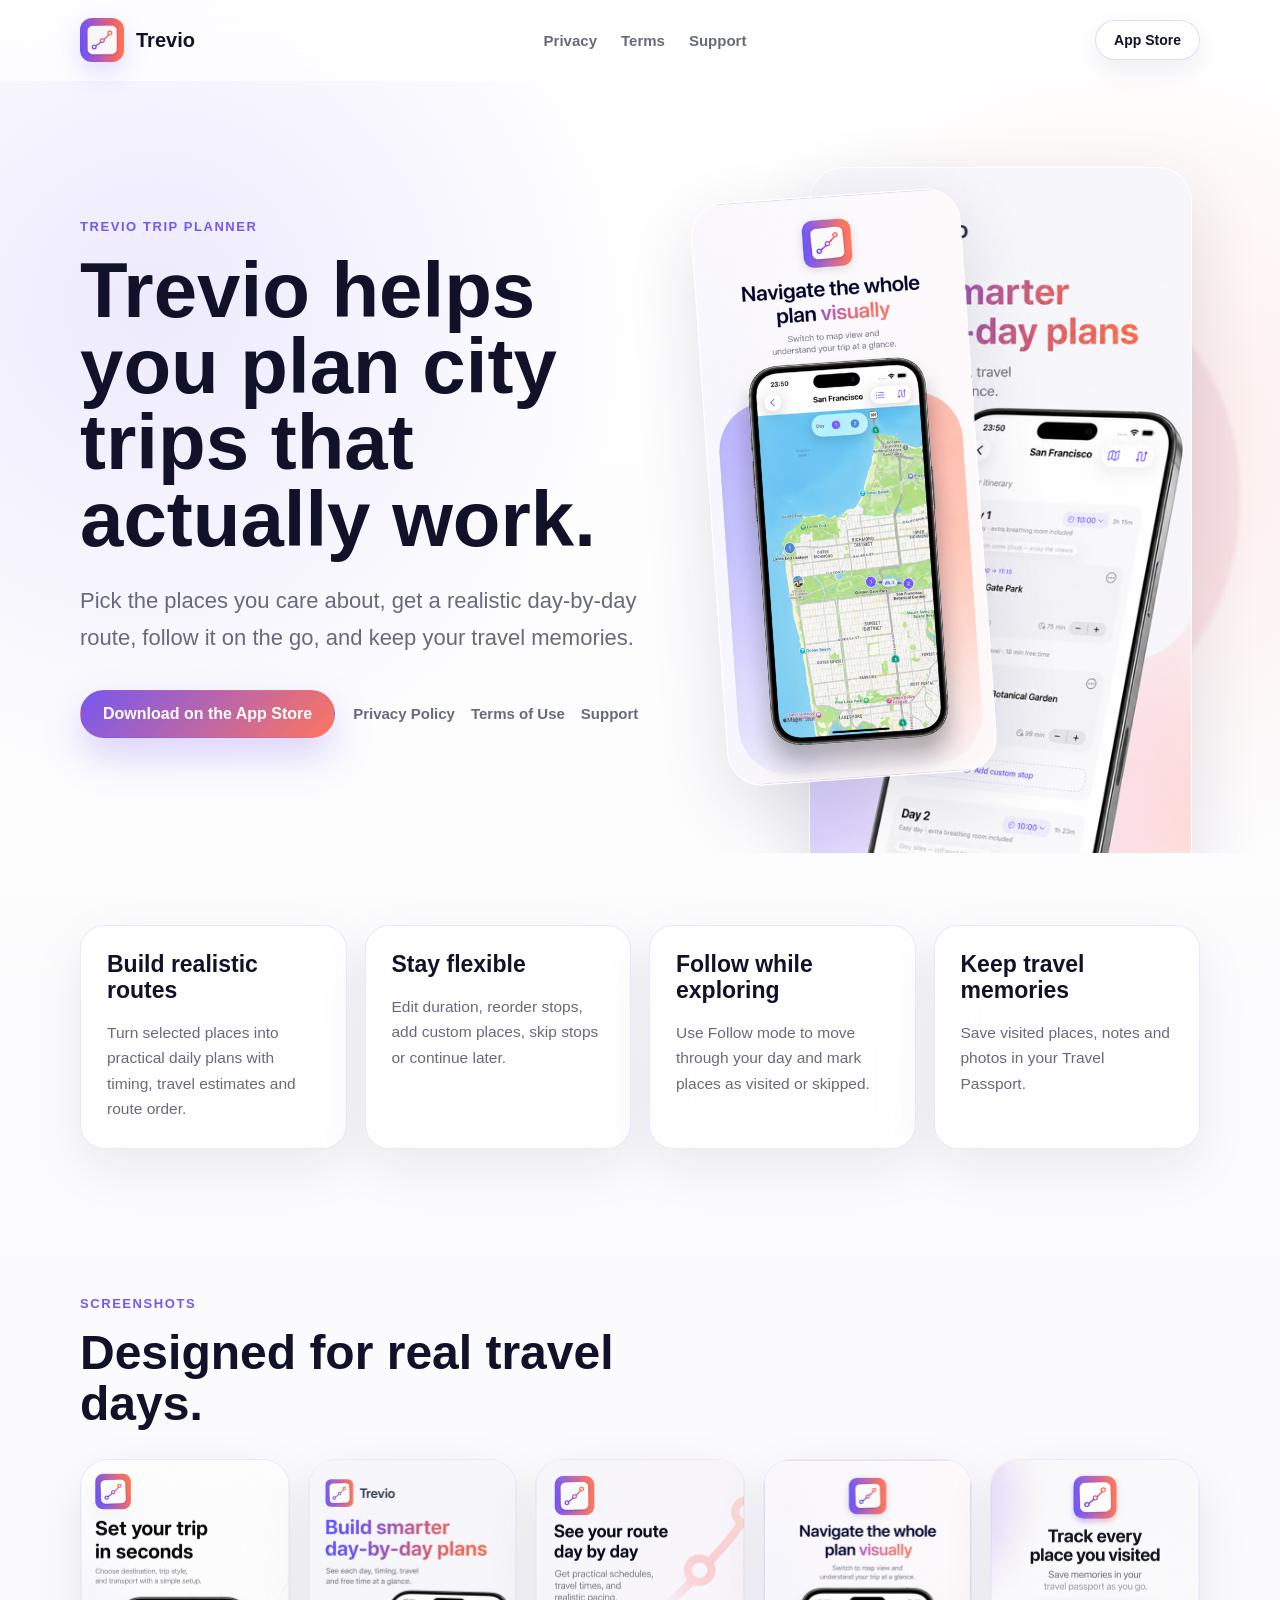
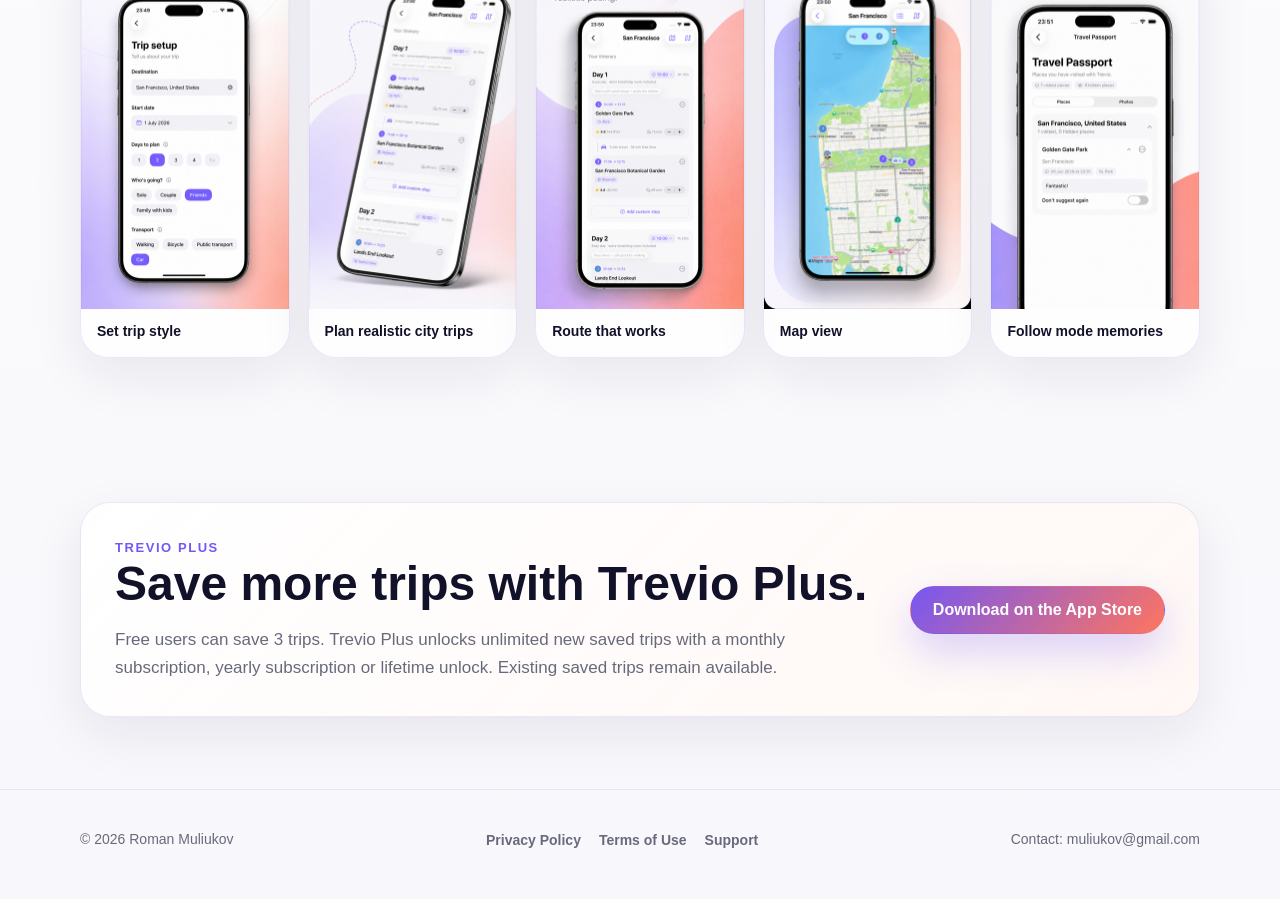
<file: index.html>
<!doctype html>
<html lang="en">
<head>
  <meta charset="utf-8">
  <meta name="viewport" content="width=device-width, initial-scale=1">
  <title>Trevio — Realistic City Trip Planner</title>
  <meta name="description" content="Plan realistic city itineraries, follow routes on the go, and save travel memories with Trevio.">
  <meta property="og:title" content="Trevio — Realistic City Trip Planner">
  <meta property="og:description" content="Plan realistic city itineraries, follow routes on the go, and save travel memories with Trevio.">
  <meta property="og:type" content="website">
  <meta property="og:image" content="assets/trevio-icon.png">
  <meta property="og:site_name" content="Trevio">
  <link rel="icon" href="assets/trevio-icon.png">
  <link rel="apple-touch-icon" href="assets/trevio-icon.png">
  <link rel="stylesheet" href="style.css">
</head>
<body>
  <header class="site-header">
    <div class="container nav-shell">
      <a class="brand" href="index.html" aria-label="Trevio home">
        <img src="assets/trevio-icon.png" alt="" width="44" height="44">
        <span>Trevio</span>
      </a>
      <nav class="nav-links" aria-label="Main navigation">
        <a href="privacy.html">Privacy</a>
        <a href="terms.html">Terms</a>
        <a href="support.html">Support</a>
      </nav>
      <a class="button button-small" href="APP_STORE_URL_HERE">App Store</a>
    </div>
  </header>

  <main>
    <section class="hero">
      <div class="container hero-grid">
        <div class="hero-copy">
          <p class="eyebrow">Trevio Trip Planner</p>
          <h1>Trevio helps you plan city trips that actually work.</h1>
          <p class="hero-subtitle">Pick the places you care about, get a realistic day-by-day route, follow it on the go, and keep your travel memories.</p>
          <div class="hero-actions">
            <a class="button button-primary" href="APP_STORE_URL_HERE">Download on the App Store</a>
            <div class="text-links" aria-label="Legal and support links">
              <a href="privacy.html">Privacy Policy</a>
              <a href="terms.html">Terms of Use</a>
              <a href="support.html">Support</a>
            </div>
          </div>
        </div>
        <div class="hero-visual" aria-label="Trevio app screenshots">
          <div class="phone-card phone-card-main">
            <img src="assets/screenshots/day-plan.png" alt="Trevio day plan showing realistic timing, route order and travel estimates.">
          </div>
          <div class="phone-card phone-card-secondary">
            <img src="assets/screenshots/map-view.png" alt="Trevio map view showing a city route with numbered stops.">
          </div>
        </div>
      </div>
    </section>

    <section class="section">
      <div class="container">
        <div class="feature-grid">
          <article class="glass-card">
            <h2>Build realistic routes</h2>
            <p>Turn selected places into practical daily plans with timing, travel estimates and route order.</p>
          </article>
          <article class="glass-card">
            <h2>Stay flexible</h2>
            <p>Edit duration, reorder stops, add custom places, skip stops or continue later.</p>
          </article>
          <article class="glass-card">
            <h2>Follow while exploring</h2>
            <p>Use Follow mode to move through your day and mark places as visited or skipped.</p>
          </article>
          <article class="glass-card">
            <h2>Keep travel memories</h2>
            <p>Save visited places, notes and photos in your Travel Passport.</p>
          </article>
        </div>
      </div>
    </section>

    <section class="section screenshots-section">
      <div class="container">
        <div class="section-heading">
          <p class="eyebrow">Screenshots</p>
          <h2>Designed for real travel days.</h2>
        </div>
        <div class="screenshot-gallery">
          <figure>
            <img src="assets/screenshots/trip-setup.png" alt="Trip setup screen with destination, date, trip style and transport options.">
            <figcaption>Set trip style</figcaption>
          </figure>
          <figure>
            <img src="assets/screenshots/day-plan.png" alt="Day-by-day itinerary screen with timed stops, travel estimates and custom stop controls.">
            <figcaption>Plan realistic city trips</figcaption>
          </figure>
          <figure>
            <img src="assets/screenshots/route-plan.png" alt="Route screen showing practical schedules, travel times and realistic pacing.">
            <figcaption>Route that works</figcaption>
          </figure>
          <figure>
            <img src="assets/screenshots/map-view.png" alt="Map screen with numbered route pins and day selection.">
            <figcaption>Map view</figcaption>
          </figure>
          <figure>
            <img src="assets/screenshots/travel-passport.png" alt="Travel Passport screen with visited places, notes and photos.">
            <figcaption>Follow mode memories</figcaption>
          </figure>
        </div>
      </div>
    </section>

    <section class="section plus-section">
      <div class="container">
        <div class="plus-card">
          <div>
            <p class="eyebrow">Trevio Plus</p>
            <h2>Save more trips with Trevio Plus.</h2>
            <p>Free users can save 3 trips. Trevio Plus unlocks unlimited new saved trips with a monthly subscription, yearly subscription or lifetime unlock. Existing saved trips remain available.</p>
          </div>
          <a class="button button-primary" href="APP_STORE_URL_HERE">Download on the App Store</a>
        </div>
      </div>
    </section>
  </main>

  <footer class="site-footer">
    <div class="container footer-grid">
      <p>© 2026 Roman Muliukov</p>
      <nav aria-label="Footer navigation">
        <a href="privacy.html">Privacy Policy</a>
        <a href="terms.html">Terms of Use</a>
        <a href="support.html">Support</a>
      </nav>
      <p>Contact: <a href="mailto:muliukov@gmail.com">muliukov@gmail.com</a></p>
    </div>
  </footer>
</body>
</html>
</file>
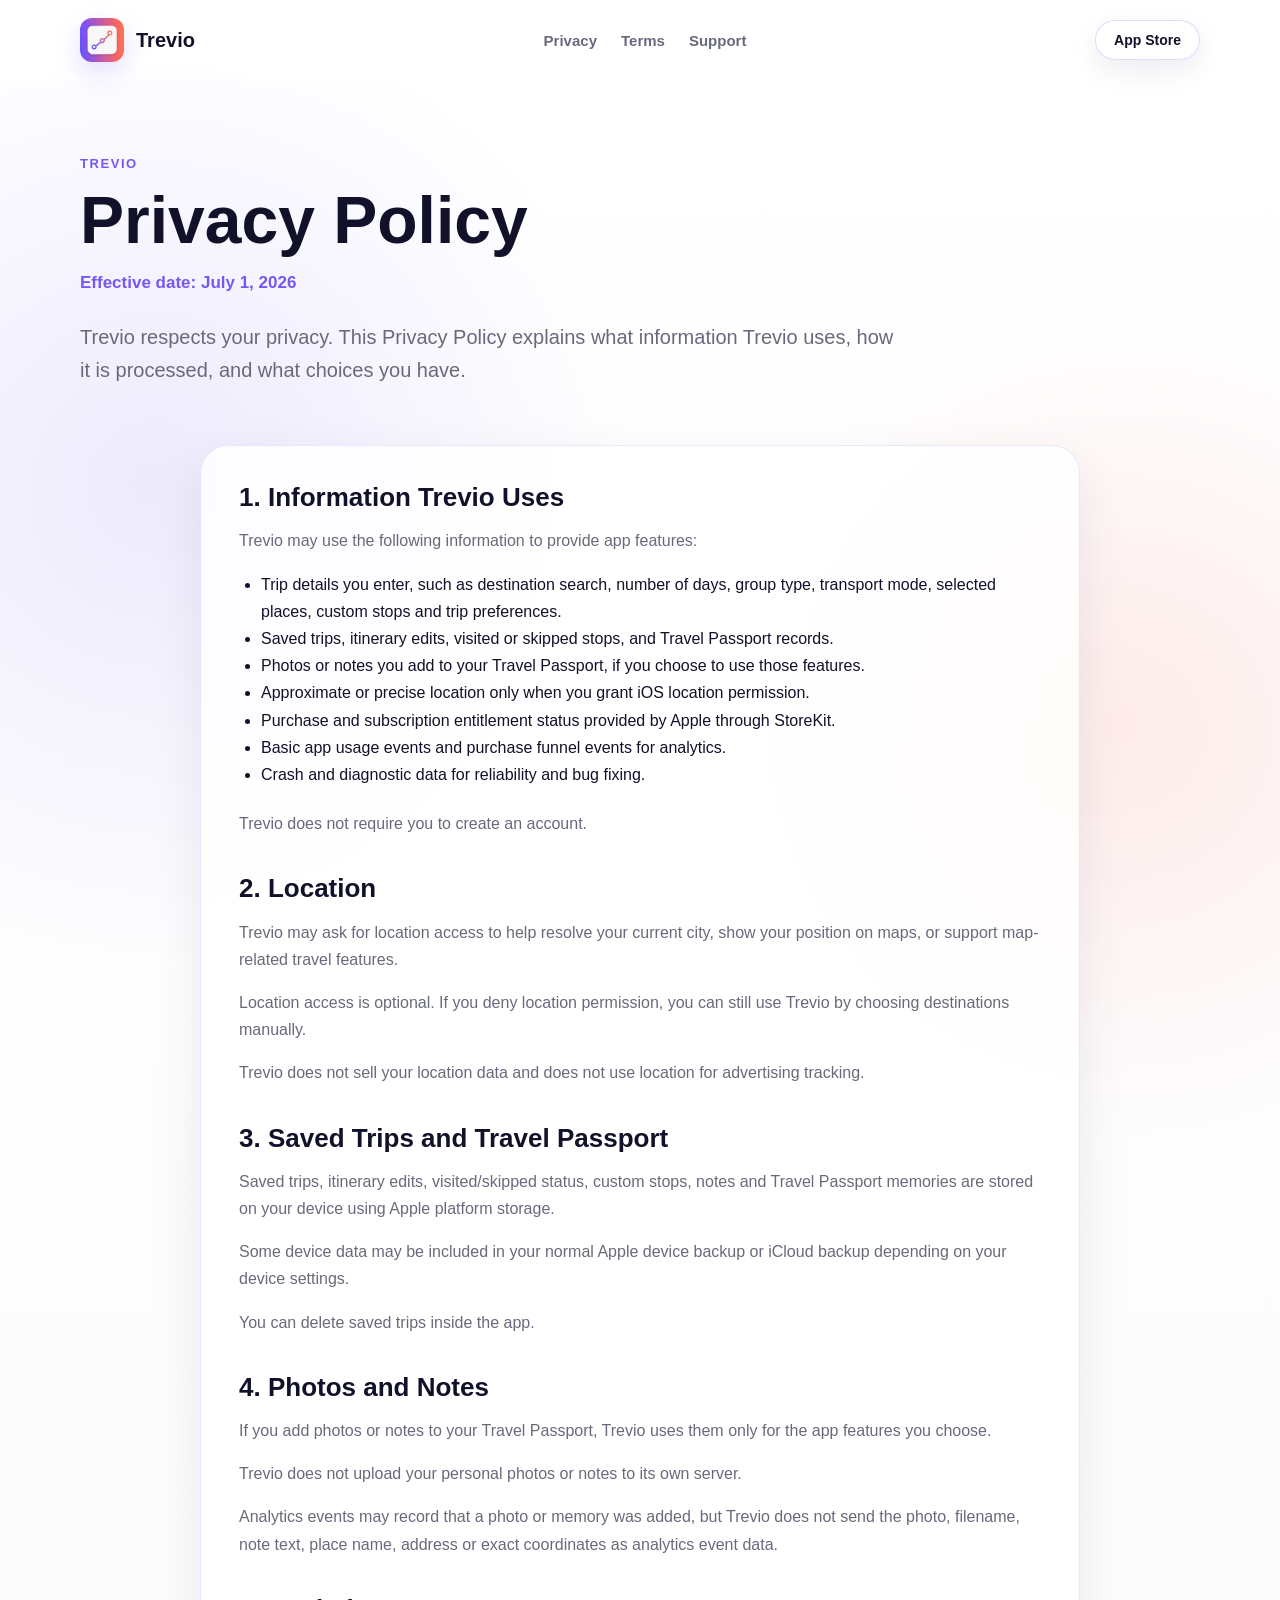
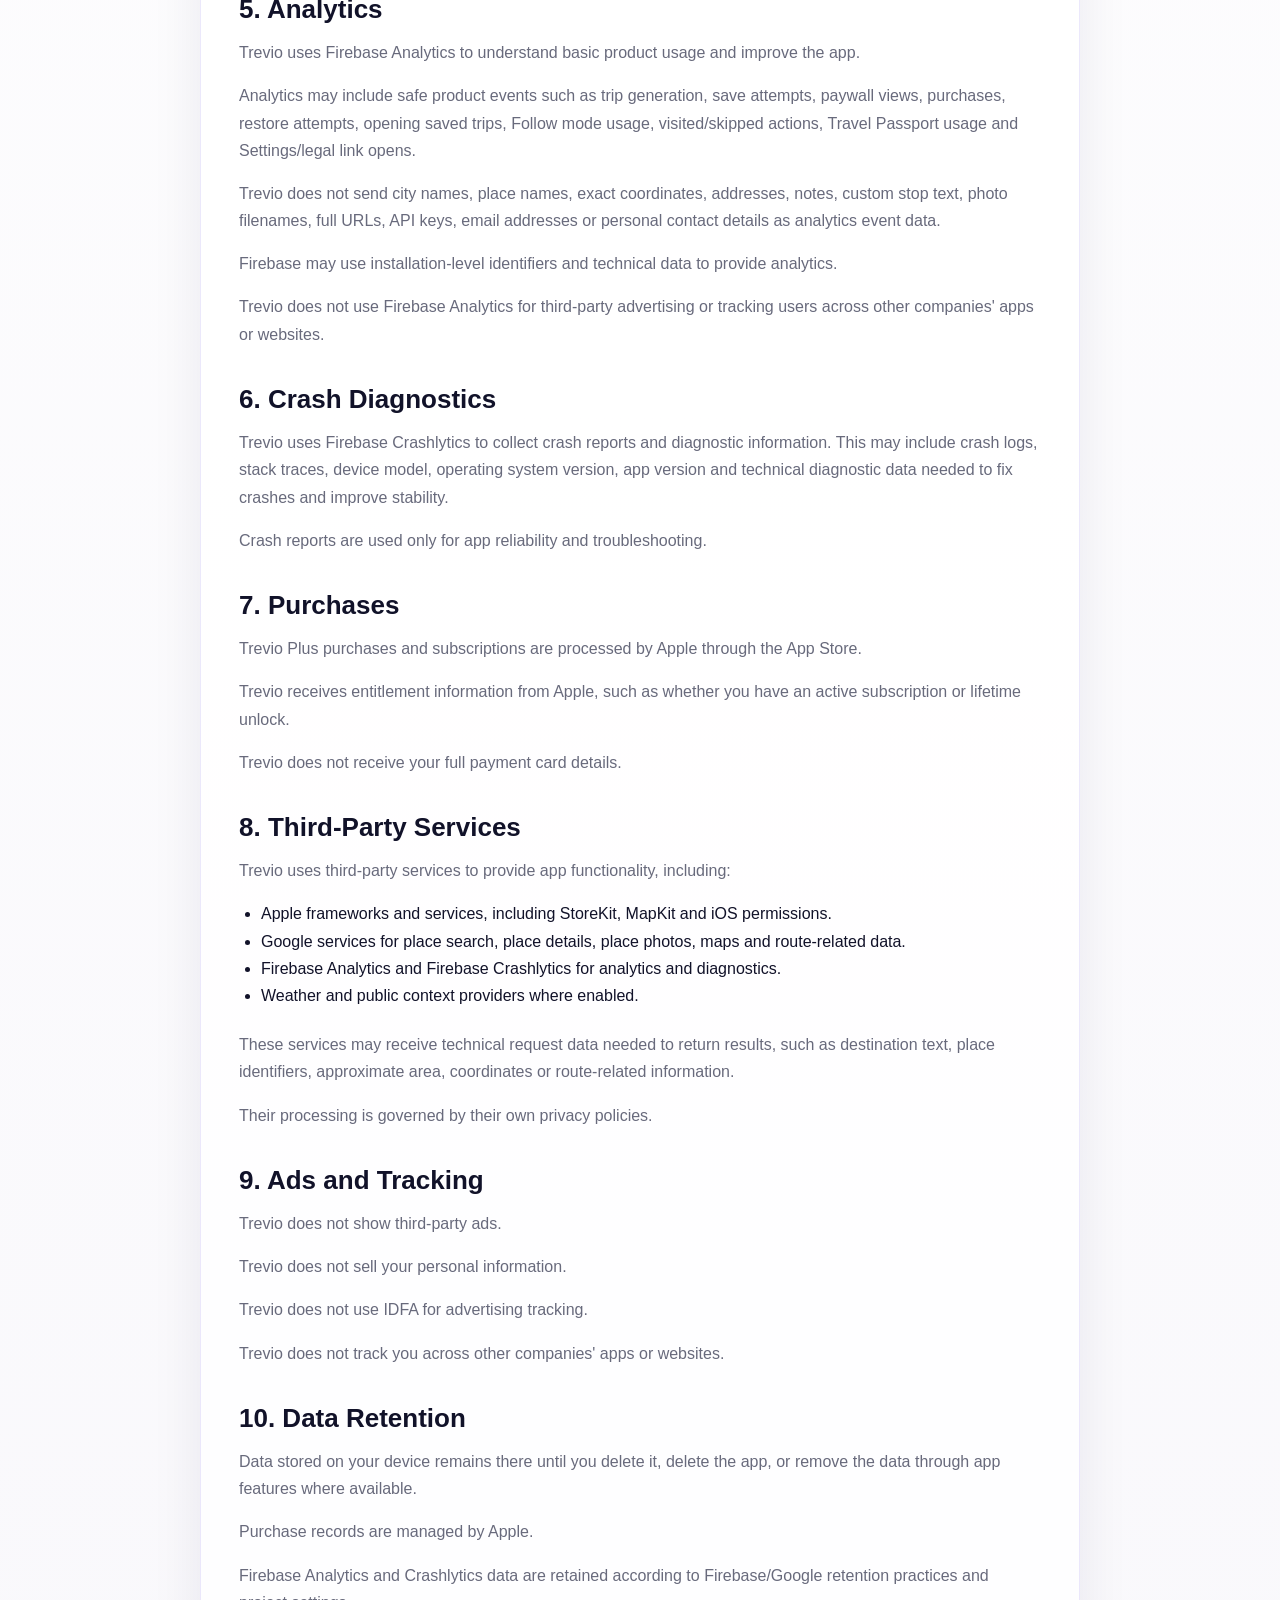
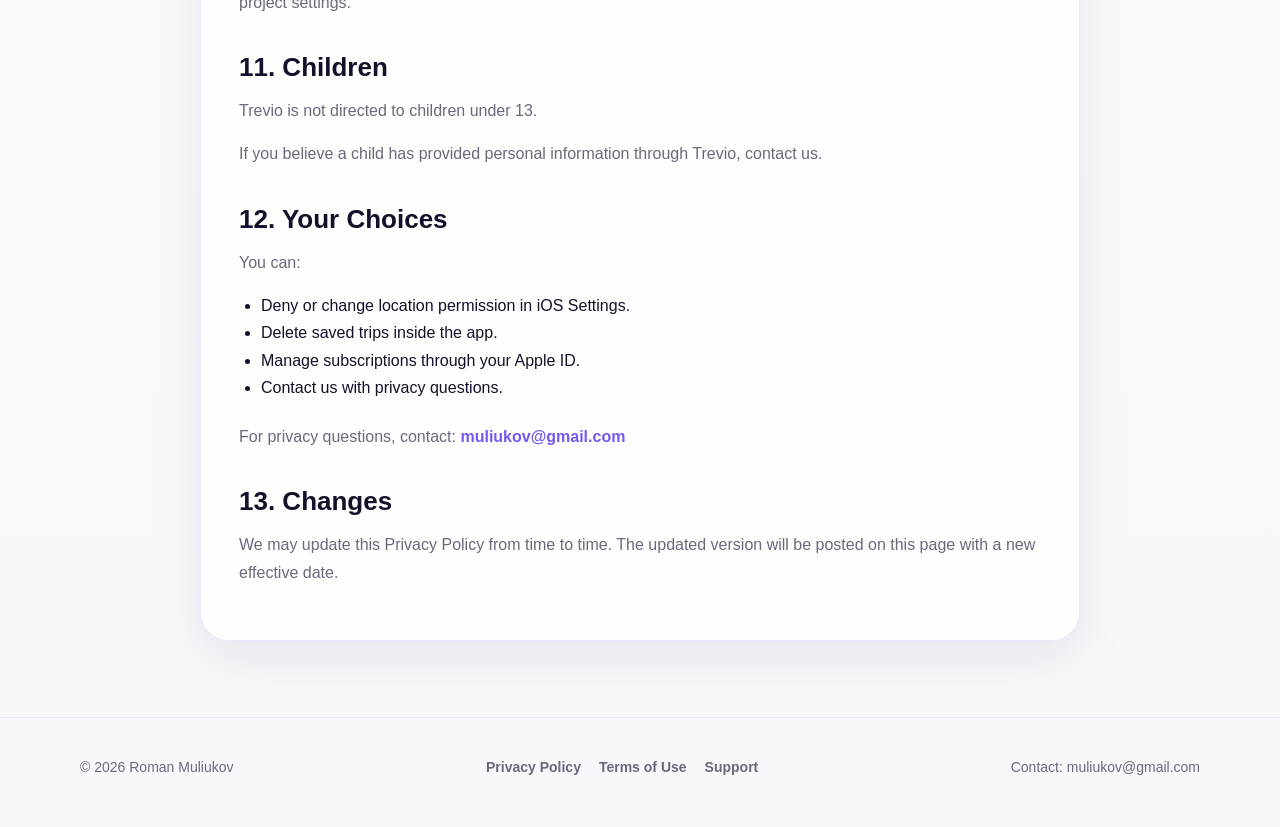
<file: privacy.html>
<!doctype html>
<html lang="en">
<head>
  <meta charset="utf-8">
  <meta name="viewport" content="width=device-width, initial-scale=1">
  <title>Privacy Policy — Trevio</title>
  <meta name="description" content="Privacy Policy for Trevio, an iOS city trip planner.">
  <meta property="og:title" content="Privacy Policy — Trevio">
  <meta property="og:description" content="Privacy Policy for Trevio, an iOS city trip planner.">
  <meta property="og:type" content="website">
  <meta property="og:image" content="assets/trevio-icon.png">
  <link rel="icon" href="assets/trevio-icon.png">
  <link rel="apple-touch-icon" href="assets/trevio-icon.png">
  <link rel="stylesheet" href="style.css">
</head>
<body>
  <header class="site-header">
    <div class="container nav-shell">
      <a class="brand" href="index.html" aria-label="Trevio home">
        <img src="assets/trevio-icon.png" alt="" width="44" height="44">
        <span>Trevio</span>
      </a>
      <nav class="nav-links" aria-label="Main navigation">
        <a href="privacy.html" aria-current="page">Privacy</a>
        <a href="terms.html">Terms</a>
        <a href="support.html">Support</a>
      </nav>
      <a class="button button-small" href="APP_STORE_URL_HERE">App Store</a>
    </div>
  </header>

  <main>
    <section class="legal-hero">
      <div class="container">
        <p class="eyebrow">Trevio</p>
        <h1>Privacy Policy</h1>
        <p class="legal-date">Effective date: July 1, 2026</p>
        <p class="legal-intro">Trevio respects your privacy. This Privacy Policy explains what information Trevio uses, how it is processed, and what choices you have.</p>
      </div>
    </section>

    <section class="legal-section">
      <div class="container legal-card">
        <h2>1. Information Trevio Uses</h2>
        <p>Trevio may use the following information to provide app features:</p>
        <ul>
          <li>Trip details you enter, such as destination search, number of days, group type, transport mode, selected places, custom stops and trip preferences.</li>
          <li>Saved trips, itinerary edits, visited or skipped stops, and Travel Passport records.</li>
          <li>Photos or notes you add to your Travel Passport, if you choose to use those features.</li>
          <li>Approximate or precise location only when you grant iOS location permission.</li>
          <li>Purchase and subscription entitlement status provided by Apple through StoreKit.</li>
          <li>Basic app usage events and purchase funnel events for analytics.</li>
          <li>Crash and diagnostic data for reliability and bug fixing.</li>
        </ul>
        <p>Trevio does not require you to create an account.</p>

        <h2>2. Location</h2>
        <p>Trevio may ask for location access to help resolve your current city, show your position on maps, or support map-related travel features.</p>
        <p>Location access is optional. If you deny location permission, you can still use Trevio by choosing destinations manually.</p>
        <p>Trevio does not sell your location data and does not use location for advertising tracking.</p>

        <h2>3. Saved Trips and Travel Passport</h2>
        <p>Saved trips, itinerary edits, visited/skipped status, custom stops, notes and Travel Passport memories are stored on your device using Apple platform storage.</p>
        <p>Some device data may be included in your normal Apple device backup or iCloud backup depending on your device settings.</p>
        <p>You can delete saved trips inside the app.</p>

        <h2>4. Photos and Notes</h2>
        <p>If you add photos or notes to your Travel Passport, Trevio uses them only for the app features you choose.</p>
        <p>Trevio does not upload your personal photos or notes to its own server.</p>
        <p>Analytics events may record that a photo or memory was added, but Trevio does not send the photo, filename, note text, place name, address or exact coordinates as analytics event data.</p>

        <h2>5. Analytics</h2>
        <p>Trevio uses Firebase Analytics to understand basic product usage and improve the app.</p>
        <p>Analytics may include safe product events such as trip generation, save attempts, paywall views, purchases, restore attempts, opening saved trips, Follow mode usage, visited/skipped actions, Travel Passport usage and Settings/legal link opens.</p>
        <p>Trevio does not send city names, place names, exact coordinates, addresses, notes, custom stop text, photo filenames, full URLs, API keys, email addresses or personal contact details as analytics event data.</p>
        <p>Firebase may use installation-level identifiers and technical data to provide analytics.</p>
        <p>Trevio does not use Firebase Analytics for third-party advertising or tracking users across other companies' apps or websites.</p>

        <h2>6. Crash Diagnostics</h2>
        <p>Trevio uses Firebase Crashlytics to collect crash reports and diagnostic information. This may include crash logs, stack traces, device model, operating system version, app version and technical diagnostic data needed to fix crashes and improve stability.</p>
        <p>Crash reports are used only for app reliability and troubleshooting.</p>

        <h2>7. Purchases</h2>
        <p>Trevio Plus purchases and subscriptions are processed by Apple through the App Store.</p>
        <p>Trevio receives entitlement information from Apple, such as whether you have an active subscription or lifetime unlock.</p>
        <p>Trevio does not receive your full payment card details.</p>

        <h2>8. Third-Party Services</h2>
        <p>Trevio uses third-party services to provide app functionality, including:</p>
        <ul>
          <li>Apple frameworks and services, including StoreKit, MapKit and iOS permissions.</li>
          <li>Google services for place search, place details, place photos, maps and route-related data.</li>
          <li>Firebase Analytics and Firebase Crashlytics for analytics and diagnostics.</li>
          <li>Weather and public context providers where enabled.</li>
        </ul>
        <p>These services may receive technical request data needed to return results, such as destination text, place identifiers, approximate area, coordinates or route-related information.</p>
        <p>Their processing is governed by their own privacy policies.</p>

        <h2>9. Ads and Tracking</h2>
        <p>Trevio does not show third-party ads.</p>
        <p>Trevio does not sell your personal information.</p>
        <p>Trevio does not use IDFA for advertising tracking.</p>
        <p>Trevio does not track you across other companies' apps or websites.</p>

        <h2>10. Data Retention</h2>
        <p>Data stored on your device remains there until you delete it, delete the app, or remove the data through app features where available.</p>
        <p>Purchase records are managed by Apple.</p>
        <p>Firebase Analytics and Crashlytics data are retained according to Firebase/Google retention practices and project settings.</p>

        <h2>11. Children</h2>
        <p>Trevio is not directed to children under 13.</p>
        <p>If you believe a child has provided personal information through Trevio, contact us.</p>

        <h2>12. Your Choices</h2>
        <p>You can:</p>
        <ul>
          <li>Deny or change location permission in iOS Settings.</li>
          <li>Delete saved trips inside the app.</li>
          <li>Manage subscriptions through your Apple ID.</li>
          <li>Contact us with privacy questions.</li>
        </ul>
        <p>For privacy questions, contact: <a href="mailto:muliukov@gmail.com">muliukov@gmail.com</a></p>

        <h2>13. Changes</h2>
        <p>We may update this Privacy Policy from time to time. The updated version will be posted on this page with a new effective date.</p>
      </div>
    </section>
  </main>

  <footer class="site-footer">
    <div class="container footer-grid">
      <p>© 2026 Roman Muliukov</p>
      <nav aria-label="Footer navigation">
        <a href="privacy.html">Privacy Policy</a>
        <a href="terms.html">Terms of Use</a>
        <a href="support.html">Support</a>
      </nav>
      <p>Contact: <a href="mailto:muliukov@gmail.com">muliukov@gmail.com</a></p>
    </div>
  </footer>
</body>
</html>
</file>
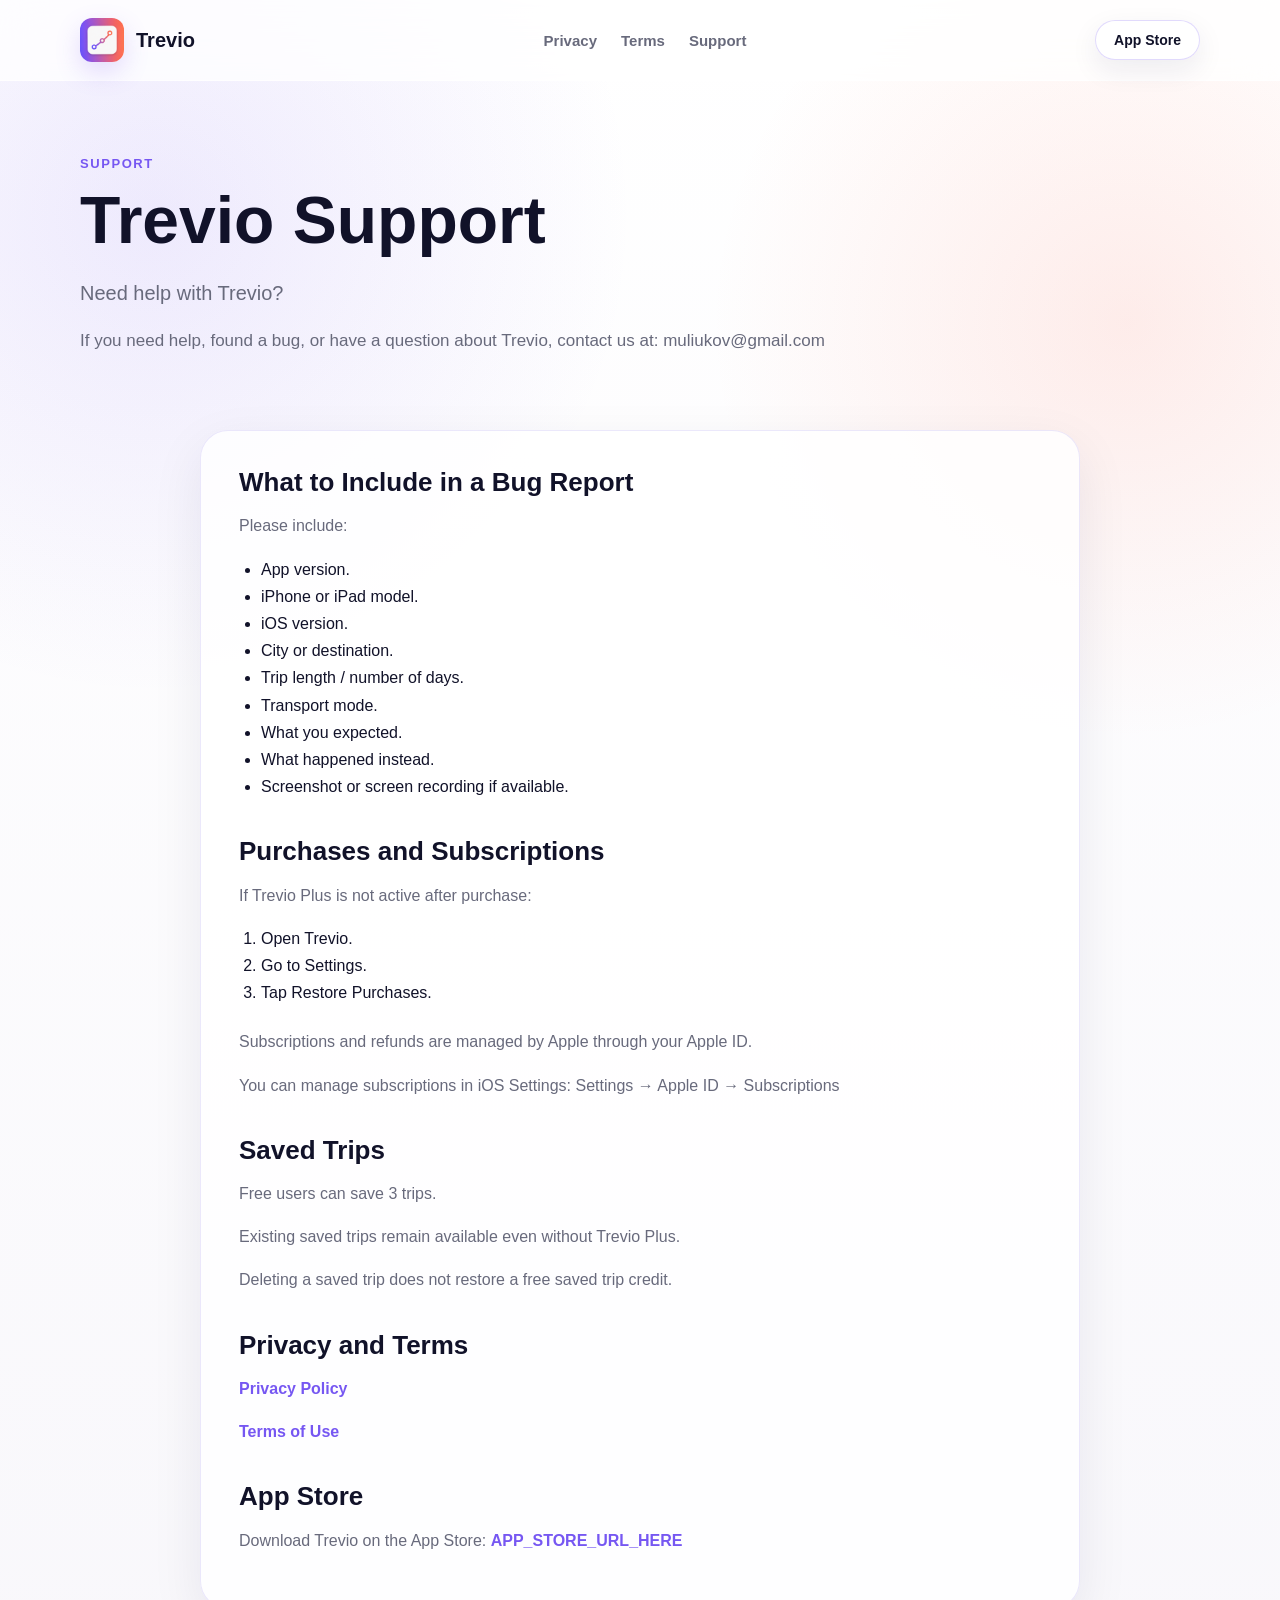
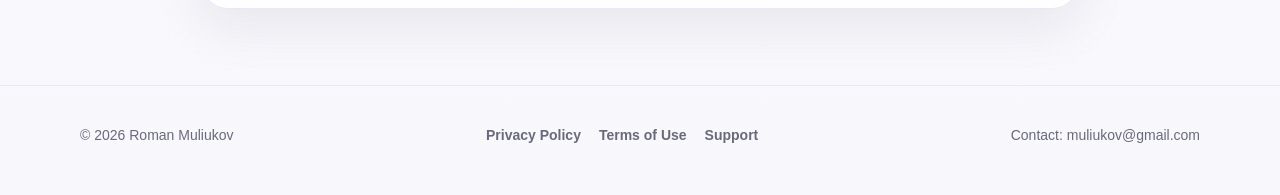
<file: support.html>
<!doctype html>
<html lang="en">
<head>
  <meta charset="utf-8">
  <meta name="viewport" content="width=device-width, initial-scale=1">
  <title>Trevio Support</title>
  <meta name="description" content="Support page for Trevio, an iOS city trip planner.">
  <meta property="og:title" content="Trevio Support">
  <meta property="og:description" content="Support page for Trevio, an iOS city trip planner.">
  <meta property="og:type" content="website">
  <meta property="og:image" content="assets/trevio-icon.png">
  <link rel="icon" href="assets/trevio-icon.png">
  <link rel="apple-touch-icon" href="assets/trevio-icon.png">
  <link rel="stylesheet" href="style.css">
</head>
<body>
  <header class="site-header">
    <div class="container nav-shell">
      <a class="brand" href="index.html" aria-label="Trevio home">
        <img src="assets/trevio-icon.png" alt="" width="44" height="44">
        <span>Trevio</span>
      </a>
      <nav class="nav-links" aria-label="Main navigation">
        <a href="privacy.html">Privacy</a>
        <a href="terms.html">Terms</a>
        <a href="support.html" aria-current="page">Support</a>
      </nav>
      <a class="button button-small" href="APP_STORE_URL_HERE">App Store</a>
    </div>
  </header>

  <main>
    <section class="legal-hero">
      <div class="container">
        <p class="eyebrow">Support</p>
        <h1>Trevio Support</h1>
        <p class="legal-intro">Need help with Trevio?</p>
        <p>If you need help, found a bug, or have a question about Trevio, contact us at: <a href="mailto:muliukov@gmail.com">muliukov@gmail.com</a></p>
      </div>
    </section>

    <section class="legal-section">
      <div class="container legal-card">
        <h2>What to Include in a Bug Report</h2>
        <p>Please include:</p>
        <ul>
          <li>App version.</li>
          <li>iPhone or iPad model.</li>
          <li>iOS version.</li>
          <li>City or destination.</li>
          <li>Trip length / number of days.</li>
          <li>Transport mode.</li>
          <li>What you expected.</li>
          <li>What happened instead.</li>
          <li>Screenshot or screen recording if available.</li>
        </ul>

        <h2>Purchases and Subscriptions</h2>
        <p>If Trevio Plus is not active after purchase:</p>
        <ol>
          <li>Open Trevio.</li>
          <li>Go to Settings.</li>
          <li>Tap Restore Purchases.</li>
        </ol>
        <p>Subscriptions and refunds are managed by Apple through your Apple ID.</p>
        <p>You can manage subscriptions in iOS Settings: Settings → Apple ID → Subscriptions</p>

        <h2>Saved Trips</h2>
        <p>Free users can save 3 trips.</p>
        <p>Existing saved trips remain available even without Trevio Plus.</p>
        <p>Deleting a saved trip does not restore a free saved trip credit.</p>

        <h2>Privacy and Terms</h2>
        <p><a href="privacy.html">Privacy Policy</a></p>
        <p><a href="terms.html">Terms of Use</a></p>

        <h2>App Store</h2>
        <p>Download Trevio on the App Store: <a href="APP_STORE_URL_HERE">APP_STORE_URL_HERE</a></p>
      </div>
    </section>
  </main>

  <footer class="site-footer">
    <div class="container footer-grid">
      <p>© 2026 Roman Muliukov</p>
      <nav aria-label="Footer navigation">
        <a href="privacy.html">Privacy Policy</a>
        <a href="terms.html">Terms of Use</a>
        <a href="support.html">Support</a>
      </nav>
      <p>Contact: <a href="mailto:muliukov@gmail.com">muliukov@gmail.com</a></p>
    </div>
  </footer>
</body>
</html>
</file>
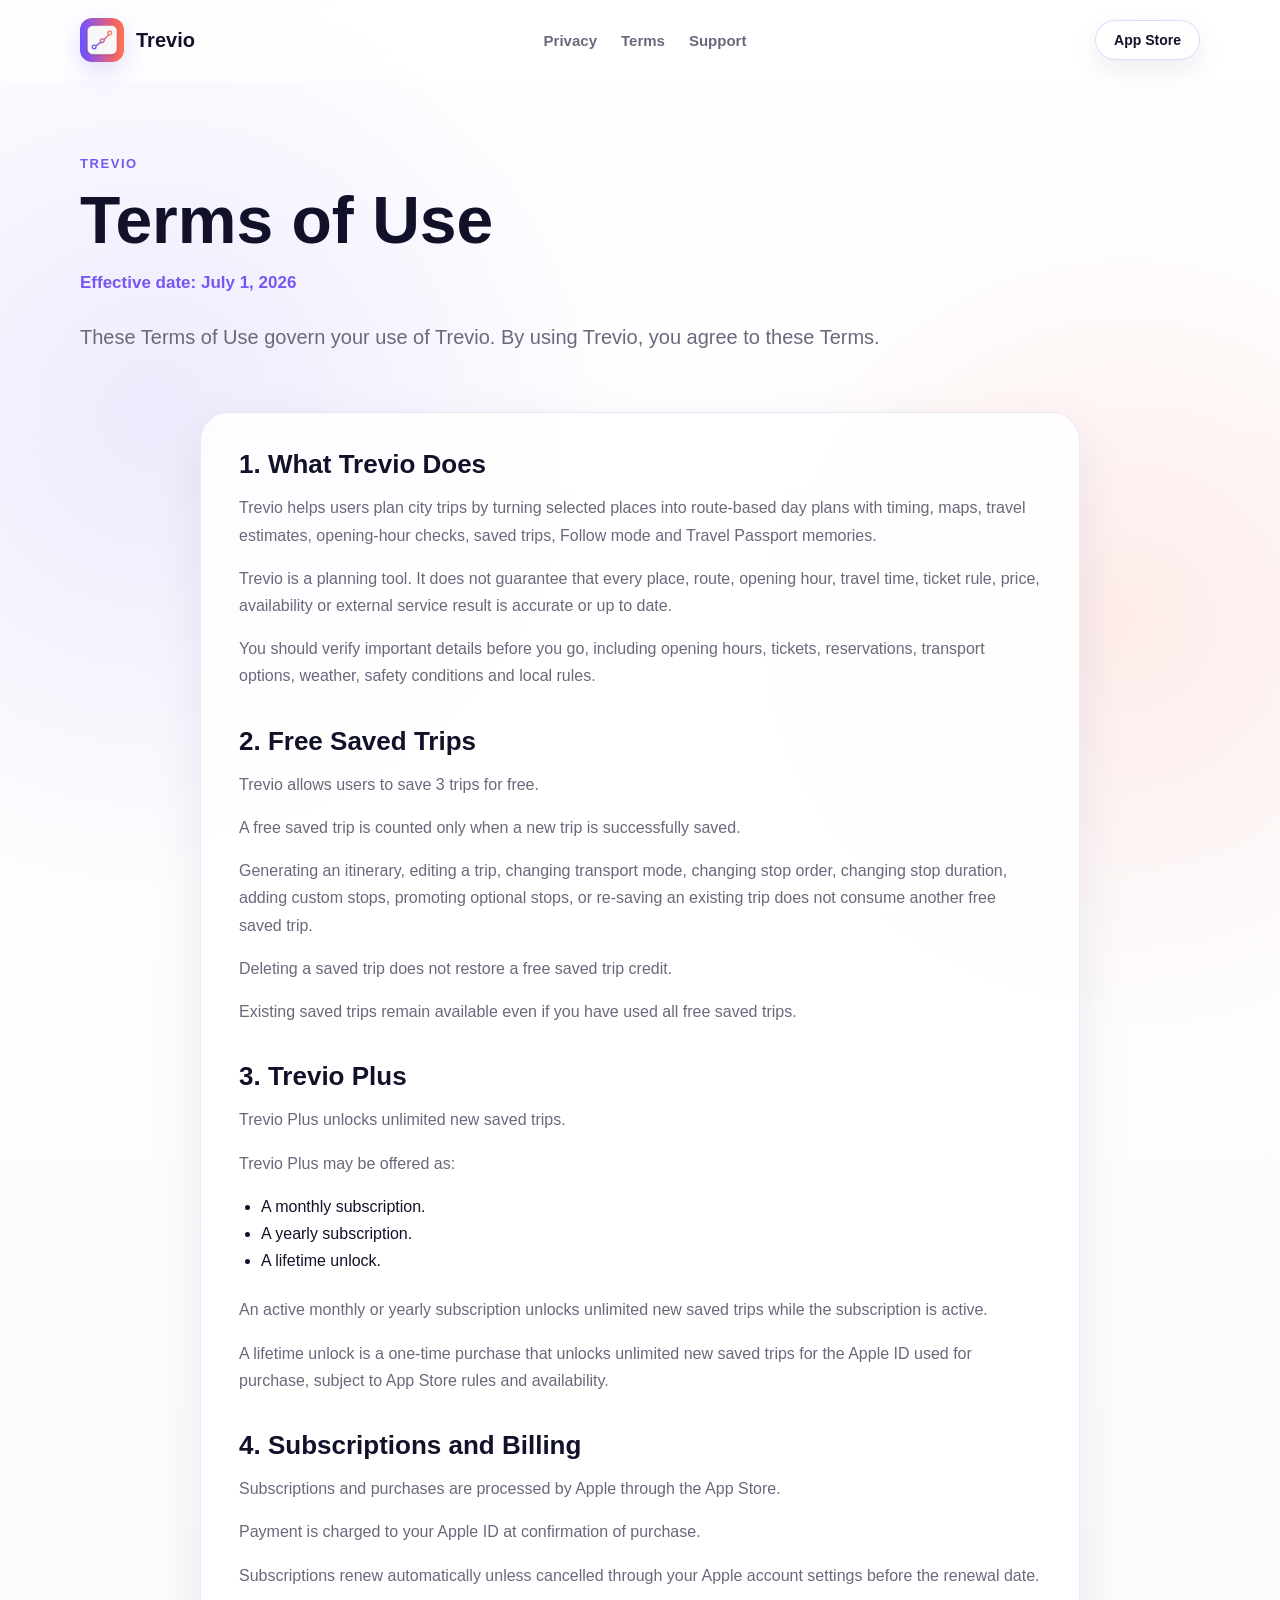
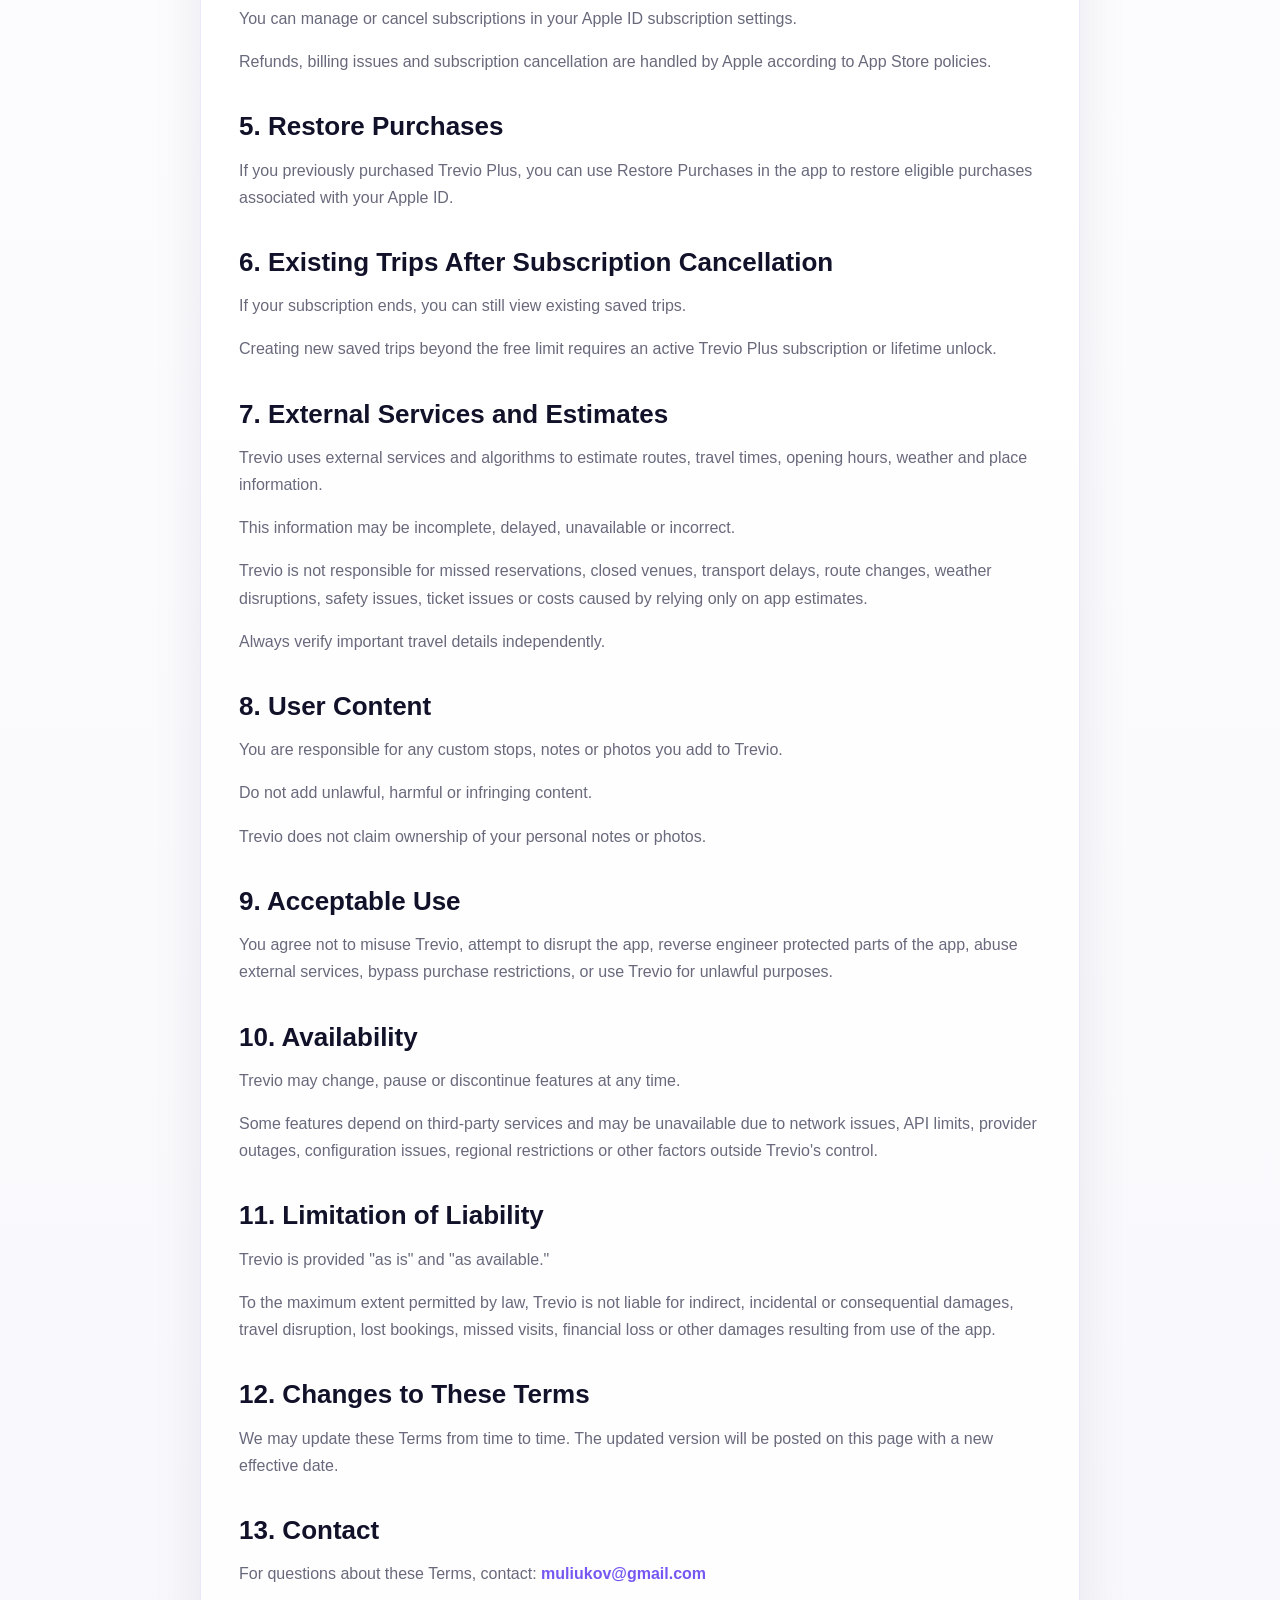
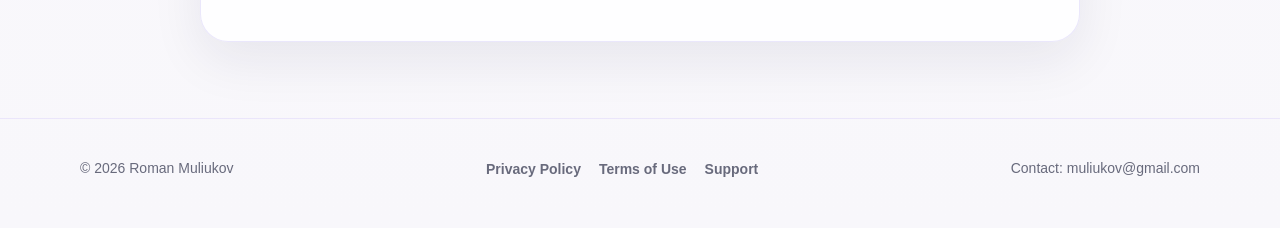
<file: terms.html>
<!doctype html>
<html lang="en">
<head>
  <meta charset="utf-8">
  <meta name="viewport" content="width=device-width, initial-scale=1">
  <title>Terms of Use — Trevio</title>
  <meta name="description" content="Terms of Use for Trevio, an iOS city trip planner.">
  <meta property="og:title" content="Terms of Use — Trevio">
  <meta property="og:description" content="Terms of Use for Trevio, an iOS city trip planner.">
  <meta property="og:type" content="website">
  <meta property="og:image" content="assets/trevio-icon.png">
  <link rel="icon" href="assets/trevio-icon.png">
  <link rel="apple-touch-icon" href="assets/trevio-icon.png">
  <link rel="stylesheet" href="style.css">
</head>
<body>
  <header class="site-header">
    <div class="container nav-shell">
      <a class="brand" href="index.html" aria-label="Trevio home">
        <img src="assets/trevio-icon.png" alt="" width="44" height="44">
        <span>Trevio</span>
      </a>
      <nav class="nav-links" aria-label="Main navigation">
        <a href="privacy.html">Privacy</a>
        <a href="terms.html" aria-current="page">Terms</a>
        <a href="support.html">Support</a>
      </nav>
      <a class="button button-small" href="APP_STORE_URL_HERE">App Store</a>
    </div>
  </header>

  <main>
    <section class="legal-hero">
      <div class="container">
        <p class="eyebrow">Trevio</p>
        <h1>Terms of Use</h1>
        <p class="legal-date">Effective date: July 1, 2026</p>
        <p class="legal-intro">These Terms of Use govern your use of Trevio. By using Trevio, you agree to these Terms.</p>
      </div>
    </section>

    <section class="legal-section">
      <div class="container legal-card">
        <h2>1. What Trevio Does</h2>
        <p>Trevio helps users plan city trips by turning selected places into route-based day plans with timing, maps, travel estimates, opening-hour checks, saved trips, Follow mode and Travel Passport memories.</p>
        <p>Trevio is a planning tool. It does not guarantee that every place, route, opening hour, travel time, ticket rule, price, availability or external service result is accurate or up to date.</p>
        <p>You should verify important details before you go, including opening hours, tickets, reservations, transport options, weather, safety conditions and local rules.</p>

        <h2>2. Free Saved Trips</h2>
        <p>Trevio allows users to save 3 trips for free.</p>
        <p>A free saved trip is counted only when a new trip is successfully saved.</p>
        <p>Generating an itinerary, editing a trip, changing transport mode, changing stop order, changing stop duration, adding custom stops, promoting optional stops, or re-saving an existing trip does not consume another free saved trip.</p>
        <p>Deleting a saved trip does not restore a free saved trip credit.</p>
        <p>Existing saved trips remain available even if you have used all free saved trips.</p>

        <h2>3. Trevio Plus</h2>
        <p>Trevio Plus unlocks unlimited new saved trips.</p>
        <p>Trevio Plus may be offered as:</p>
        <ul>
          <li>A monthly subscription.</li>
          <li>A yearly subscription.</li>
          <li>A lifetime unlock.</li>
        </ul>
        <p>An active monthly or yearly subscription unlocks unlimited new saved trips while the subscription is active.</p>
        <p>A lifetime unlock is a one-time purchase that unlocks unlimited new saved trips for the Apple ID used for purchase, subject to App Store rules and availability.</p>

        <h2>4. Subscriptions and Billing</h2>
        <p>Subscriptions and purchases are processed by Apple through the App Store.</p>
        <p>Payment is charged to your Apple ID at confirmation of purchase.</p>
        <p>Subscriptions renew automatically unless cancelled through your Apple account settings before the renewal date.</p>
        <p>You can manage or cancel subscriptions in your Apple ID subscription settings.</p>
        <p>Refunds, billing issues and subscription cancellation are handled by Apple according to App Store policies.</p>

        <h2>5. Restore Purchases</h2>
        <p>If you previously purchased Trevio Plus, you can use Restore Purchases in the app to restore eligible purchases associated with your Apple ID.</p>

        <h2>6. Existing Trips After Subscription Cancellation</h2>
        <p>If your subscription ends, you can still view existing saved trips.</p>
        <p>Creating new saved trips beyond the free limit requires an active Trevio Plus subscription or lifetime unlock.</p>

        <h2>7. External Services and Estimates</h2>
        <p>Trevio uses external services and algorithms to estimate routes, travel times, opening hours, weather and place information.</p>
        <p>This information may be incomplete, delayed, unavailable or incorrect.</p>
        <p>Trevio is not responsible for missed reservations, closed venues, transport delays, route changes, weather disruptions, safety issues, ticket issues or costs caused by relying only on app estimates.</p>
        <p>Always verify important travel details independently.</p>

        <h2>8. User Content</h2>
        <p>You are responsible for any custom stops, notes or photos you add to Trevio.</p>
        <p>Do not add unlawful, harmful or infringing content.</p>
        <p>Trevio does not claim ownership of your personal notes or photos.</p>

        <h2>9. Acceptable Use</h2>
        <p>You agree not to misuse Trevio, attempt to disrupt the app, reverse engineer protected parts of the app, abuse external services, bypass purchase restrictions, or use Trevio for unlawful purposes.</p>

        <h2>10. Availability</h2>
        <p>Trevio may change, pause or discontinue features at any time.</p>
        <p>Some features depend on third-party services and may be unavailable due to network issues, API limits, provider outages, configuration issues, regional restrictions or other factors outside Trevio's control.</p>

        <h2>11. Limitation of Liability</h2>
        <p>Trevio is provided "as is" and "as available."</p>
        <p>To the maximum extent permitted by law, Trevio is not liable for indirect, incidental or consequential damages, travel disruption, lost bookings, missed visits, financial loss or other damages resulting from use of the app.</p>

        <h2>12. Changes to These Terms</h2>
        <p>We may update these Terms from time to time. The updated version will be posted on this page with a new effective date.</p>

        <h2>13. Contact</h2>
        <p>For questions about these Terms, contact: <a href="mailto:muliukov@gmail.com">muliukov@gmail.com</a></p>
      </div>
    </section>
  </main>

  <footer class="site-footer">
    <div class="container footer-grid">
      <p>© 2026 Roman Muliukov</p>
      <nav aria-label="Footer navigation">
        <a href="privacy.html">Privacy Policy</a>
        <a href="terms.html">Terms of Use</a>
        <a href="support.html">Support</a>
      </nav>
      <p>Contact: <a href="mailto:muliukov@gmail.com">muliukov@gmail.com</a></p>
    </div>
  </footer>
</body>
</html>
</file>
<file: style.css>
:root {
  --ink: #111229;
  --muted: #686a7c;
  --soft: #f8f7fb;
  --card: rgba(255, 255, 255, 0.78);
  --border: rgba(116, 93, 226, 0.14);
  --lavender: #7657f2;
  --lavender-soft: #efeaff;
  --coral: #ff755f;
  --coral-soft: #fff0ec;
  --shadow: 0 24px 70px rgba(30, 25, 70, 0.12);
  --radius: 28px;
  color-scheme: light;
}

* {
  box-sizing: border-box;
}

html {
  scroll-behavior: smooth;
}

body {
  margin: 0;
  font-family: -apple-system, BlinkMacSystemFont, "SF Pro Display", "Segoe UI", sans-serif;
  color: var(--ink);
  background:
    radial-gradient(circle at 12% 12%, rgba(118, 87, 242, 0.12), transparent 30rem),
    radial-gradient(circle at 88% 18%, rgba(255, 117, 95, 0.13), transparent 26rem),
    linear-gradient(180deg, #ffffff 0%, var(--soft) 100%);
  -webkit-font-smoothing: antialiased;
  text-rendering: optimizeLegibility;
}

img {
  display: block;
  max-width: 100%;
}

a {
  color: inherit;
  text-decoration: none;
}

a:hover {
  color: var(--lavender);
}

.container {
  width: min(100% - 40px, 1120px);
  margin: 0 auto;
}

.site-header {
  position: sticky;
  top: 0;
  z-index: 10;
  padding: 18px 0;
  background: rgba(255, 255, 255, 0.74);
  border-bottom: 1px solid rgba(255, 255, 255, 0.7);
  backdrop-filter: blur(20px);
}

.nav-shell {
  display: flex;
  align-items: center;
  justify-content: space-between;
  gap: 20px;
}

.brand {
  display: inline-flex;
  align-items: center;
  gap: 12px;
  font-size: 20px;
  font-weight: 800;
  letter-spacing: 0;
}

.brand img {
  width: 44px;
  height: 44px;
  border-radius: 12px;
  box-shadow: 0 10px 26px rgba(118, 87, 242, 0.2);
}

.nav-links {
  display: flex;
  align-items: center;
  gap: 24px;
  color: var(--muted);
  font-size: 15px;
  font-weight: 650;
}

.button {
  display: inline-flex;
  align-items: center;
  justify-content: center;
  min-height: 48px;
  padding: 0 22px;
  border-radius: 999px;
  border: 1px solid rgba(118, 87, 242, 0.22);
  background: rgba(255, 255, 255, 0.78);
  color: var(--ink);
  font-weight: 760;
  box-shadow: 0 10px 28px rgba(28, 22, 76, 0.08);
}

.button:hover {
  color: var(--ink);
  transform: translateY(-1px);
}

.button-primary {
  color: #fff;
  border-color: transparent;
  background: linear-gradient(135deg, var(--lavender), var(--coral));
  box-shadow: 0 18px 38px rgba(118, 87, 242, 0.25);
}

.button-primary:hover {
  color: #fff;
}

.button-small {
  min-height: 40px;
  padding: 0 18px;
  font-size: 14px;
}

.hero {
  padding: 86px 0 66px;
  overflow: hidden;
}

.hero-grid {
  display: grid;
  grid-template-columns: minmax(0, 1fr) minmax(340px, 0.86fr);
  align-items: center;
  gap: 58px;
}

.eyebrow {
  margin: 0 0 14px;
  color: var(--lavender);
  font-size: 13px;
  font-weight: 800;
  letter-spacing: 0.12em;
  text-transform: uppercase;
}

h1,
h2 {
  margin: 0;
  letter-spacing: 0;
}

h1 {
  max-width: 790px;
  font-size: clamp(46px, 7vw, 78px);
  line-height: 0.98;
}

h2 {
  font-size: clamp(30px, 4vw, 48px);
  line-height: 1.05;
}

p {
  color: var(--muted);
  font-size: 17px;
  line-height: 1.65;
}

.hero-subtitle {
  max-width: 650px;
  margin: 26px 0 0;
  font-size: clamp(18px, 2.2vw, 22px);
}

.hero-actions {
  display: flex;
  flex-wrap: wrap;
  align-items: center;
  gap: 18px;
  margin-top: 34px;
}

.text-links {
  display: flex;
  flex-wrap: wrap;
  gap: 16px;
  color: var(--muted);
  font-size: 15px;
  font-weight: 650;
}

.hero-visual {
  position: relative;
  min-height: 620px;
}

.hero-visual::before {
  content: "";
  position: absolute;
  inset: 80px -40px 38px 42px;
  border-radius: 999px;
  background: linear-gradient(135deg, rgba(118, 87, 242, 0.12), rgba(255, 117, 95, 0.12));
  filter: blur(2px);
}

.phone-card {
  position: absolute;
  overflow: hidden;
  border-radius: 34px;
  background: var(--card);
  border: 1px solid rgba(255, 255, 255, 0.85);
  box-shadow: var(--shadow);
}

.phone-card img {
  width: 100%;
  height: 100%;
  object-fit: cover;
}

.phone-card-main {
  top: 0;
  right: 8px;
  width: min(78%, 390px);
  aspect-ratio: 1242 / 2688;
}

.phone-card-secondary {
  left: 0;
  bottom: 8px;
  width: min(55%, 270px);
  aspect-ratio: 1242 / 2688;
  transform: rotate(-4deg);
}

.section {
  padding: 72px 0;
}

.feature-grid {
  display: grid;
  grid-template-columns: repeat(4, minmax(0, 1fr));
  gap: 18px;
}

.glass-card,
.plus-card,
.screenshot-gallery figure {
  background: var(--card);
  border: 1px solid var(--border);
  box-shadow: 0 18px 52px rgba(30, 25, 70, 0.08);
  backdrop-filter: blur(18px);
}

.glass-card {
  min-height: 220px;
  padding: 26px;
  border-radius: 24px;
}

.glass-card h2 {
  font-size: 23px;
  line-height: 1.12;
}

.glass-card p {
  margin: 16px 0 0;
  font-size: 15.5px;
}

.section-heading {
  max-width: 680px;
  margin-bottom: 30px;
}

.section-heading h2 {
  max-width: 640px;
}

.screenshot-gallery {
  display: grid;
  grid-template-columns: repeat(5, minmax(180px, 1fr));
  gap: 18px;
  align-items: start;
}

.screenshot-gallery figure {
  margin: 0;
  overflow: hidden;
  border-radius: var(--radius);
}

.screenshot-gallery img {
  width: 100%;
  aspect-ratio: 1242 / 2688;
  object-fit: cover;
}

.screenshot-gallery figcaption {
  padding: 14px 16px 18px;
  color: var(--ink);
  font-size: 14px;
  font-weight: 760;
}

.plus-card {
  display: flex;
  align-items: center;
  justify-content: space-between;
  gap: 28px;
  padding: 34px;
  border-radius: 30px;
  background:
    linear-gradient(135deg, rgba(255, 255, 255, 0.9), rgba(255, 246, 243, 0.84)),
    var(--card);
}

.plus-card p {
  max-width: 760px;
  margin-bottom: 0;
}

.legal-hero {
  padding: 72px 0 28px;
}

.legal-hero h1 {
  font-size: clamp(42px, 6vw, 66px);
}

.legal-date {
  margin: 16px 0 0;
  color: var(--lavender);
  font-weight: 760;
}

.legal-intro {
  max-width: 820px;
  margin: 24px 0 0;
  font-size: 20px;
}

.legal-section {
  padding: 30px 0 76px;
}

.legal-card {
  max-width: 880px;
  padding: 38px;
  border-radius: 28px;
  background: rgba(255, 255, 255, 0.82);
  border: 1px solid var(--border);
  box-shadow: 0 18px 52px rgba(30, 25, 70, 0.08);
}

.legal-card h2 {
  margin-top: 38px;
  font-size: 26px;
}

.legal-card h2:first-child {
  margin-top: 0;
}

.legal-card p,
.legal-card li {
  font-size: 16px;
  line-height: 1.7;
}

.legal-card ul,
.legal-card ol {
  margin: 14px 0 22px;
  padding-left: 22px;
}

.legal-card a {
  color: var(--lavender);
  font-weight: 720;
}

.site-footer {
  padding: 38px 0 48px;
  border-top: 1px solid rgba(118, 87, 242, 0.11);
}

.footer-grid {
  display: flex;
  flex-wrap: wrap;
  align-items: center;
  justify-content: space-between;
  gap: 18px;
  color: var(--muted);
  font-size: 14px;
}

.footer-grid p {
  margin: 0;
  font-size: 14px;
}

.footer-grid nav {
  display: flex;
  flex-wrap: wrap;
  gap: 18px;
  font-weight: 650;
}

@media (max-width: 980px) {
  .hero-grid {
    grid-template-columns: 1fr;
  }

  .hero-visual {
    min-height: 560px;
    max-width: 560px;
    margin: 0 auto;
    width: 100%;
  }

  .feature-grid {
    grid-template-columns: repeat(2, minmax(0, 1fr));
  }

  .screenshot-gallery {
    display: flex;
    gap: 16px;
    overflow-x: auto;
    padding: 4px 2px 18px;
    scroll-snap-type: x mandatory;
  }

  .screenshot-gallery figure {
    flex: 0 0 min(68vw, 280px);
    scroll-snap-align: start;
  }

  .plus-card {
    align-items: flex-start;
    flex-direction: column;
  }
}

@media (max-width: 700px) {
  .container {
    width: min(100% - 28px, 1120px);
  }

  .site-header {
    position: static;
  }

  .nav-shell {
    align-items: flex-start;
    flex-wrap: wrap;
  }

  .nav-links {
    order: 3;
    width: 100%;
    justify-content: space-between;
    gap: 12px;
  }

  .hero {
    padding: 52px 0 38px;
  }

  .hero-actions {
    align-items: stretch;
    flex-direction: column;
  }

  .button {
    width: 100%;
  }

  .text-links {
    justify-content: center;
  }

  .hero-visual {
    min-height: 480px;
  }

  .phone-card-main {
    width: 74%;
  }

  .phone-card-secondary {
    width: 48%;
  }

  .section {
    padding: 46px 0;
  }

  .legal-hero {
    padding: 46px 0 20px;
  }

  .legal-card {
    padding: 24px;
    border-radius: 22px;
  }

  .feature-grid {
    grid-template-columns: 1fr;
  }

  .glass-card {
    min-height: auto;
  }

  .footer-grid,
  .footer-grid nav {
    align-items: flex-start;
    flex-direction: column;
  }
}
</file>
